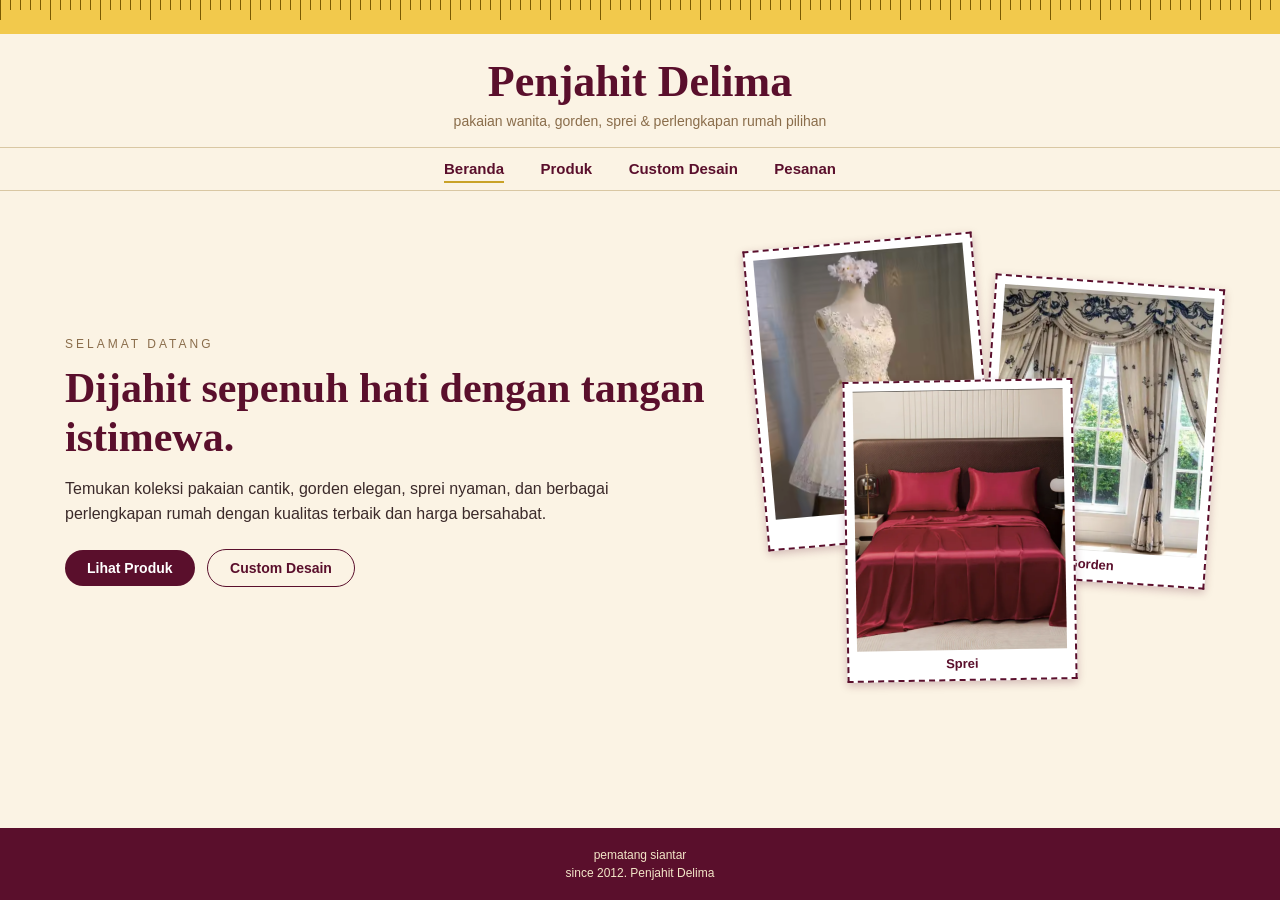
<file: penjahit/index.html>
<!DOCTYPE html>
<html lang="id">
<head>
    <meta charset="UTF-8">
    <meta name="viewport" content="width=device-width, initial-scale=1">
    <title>Beranda - Penjahit Delima </title>
    <link rel="stylesheet" href="style.css">
</head>
<body>
    <header>
        <h1>Penjahit Delima </h1>
        <p>pakaian wanita, gorden, sprei & perlengkapan rumah pilihan</p>
    </header>
    <nav>
        <a href="index.html" class="aktif">Beranda</a>
        <a href="produk.html">Produk</a>
        <a href="custom.html">Custom Desain</a>
        <a href="pesanan.html">Pesanan</a>
    </nav>
    <main>
    <div class="hero">
        <div class="hero-teks">
            <p class="kecil">SELAMAT DATANG</p>
            <h2>Dijahit sepenuh hati dengan tangan istimewa.</h2>
            <p>Temukan koleksi pakaian cantik, gorden elegan, sprei nyaman, dan berbagai perlengkapan rumah dengan kualitas terbaik dan harga bersahabat.</p>
            <a class="btn" href="produk.html">Lihat Produk</a>
            <a class="btn garis" href="custom.html">Custom Desain</a>
        </div>
       <div class="kolase">
    <div class="bingkai b1">
        <img src="dress5.png" alt="Dress">
        <span>Dress</span>
    </div>
    <div class="bingkai b2">
        <img src="gorden4.png" alt="Gorden">
        <span>Gorden</span>
    </div>
    <div class="bingkai b3">
        <img src="sprei2.png" alt="Sprei">
        <span>Sprei</span>
    </div>
</div>
    </div>
</main>
    <footer>
        <p>pematang siantar</p>
        <p>since 2012. Penjahit Delima</p>
    </footer>
</body>
</html>
</file>
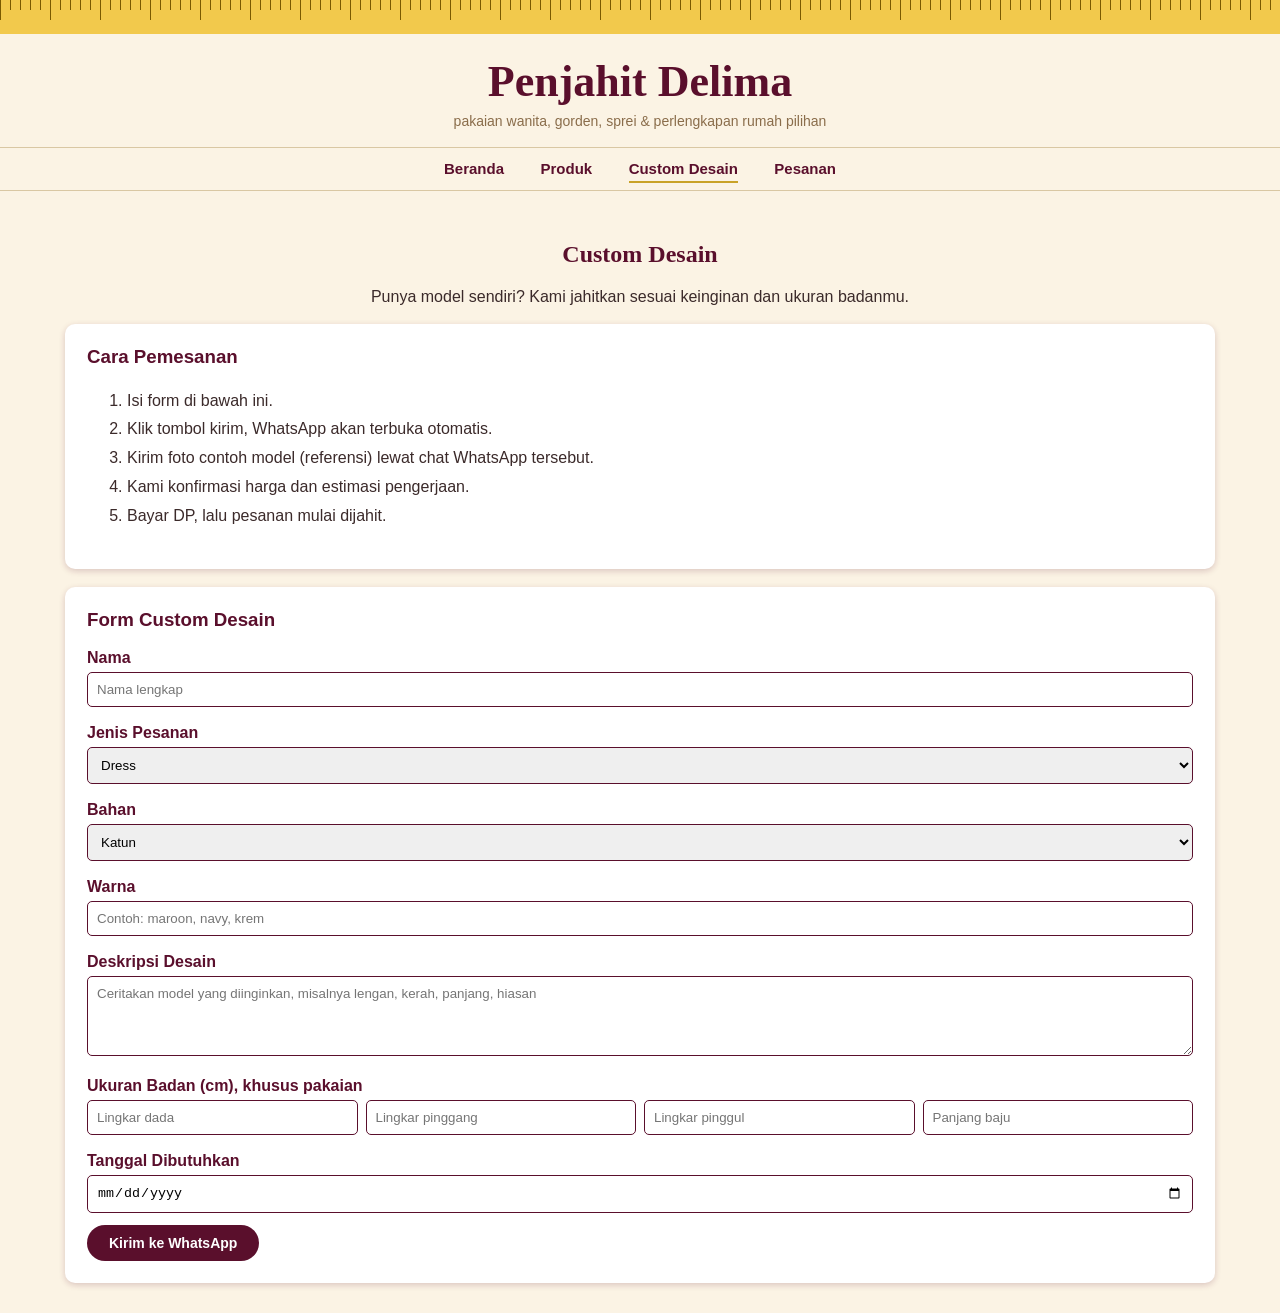
<file: penjahit/custom.html>
<!DOCTYPE html>
<html lang="id">
<head>
    <meta charset="UTF-8">
    <meta name="viewport" content="width=device-width, initial-scale=1">
    <title>Custom Desain - Delima Home &amp; Fashion</title>
    <link rel="stylesheet" href="style.css">
</head>
<body>
    <header>
        <h1>Penjahit Delima</h1>
        <p>pakaian wanita, gorden, sprei &amp; perlengkapan rumah pilihan</p>
    </header>
    <nav>
        <a href="index.html">Beranda</a>
        <a href="produk.html">Produk</a>
        <a href="custom.html" class="aktif">Custom Desain</a>
        <a href="pesanan.html">Pesanan</a>
    </nav>
    <main>
        <h2>Custom Desain</h2>
        <p align="center">Punya model sendiri? Kami jahitkan sesuai keinginan dan ukuran badanmu.</p>

        <div class="box">
            <h3 class="sub-judul">Cara Pemesanan</h3>
            <ol class="langkah">
                <li>Isi form di bawah ini.</li>
                <li>Klik tombol kirim, WhatsApp akan terbuka otomatis.</li>
                <li>Kirim foto contoh model (referensi) lewat chat WhatsApp tersebut.</li>
                <li>Kami konfirmasi harga dan estimasi pengerjaan.</li>
                <li>Bayar DP, lalu pesanan mulai dijahit.</li>
            </ol>
        </div>

        <div class="box">
            <h3 class="sub-judul">Form Custom Desain</h3>

            <label>Nama</label>
            <input type="text" id="nama" placeholder="Nama lengkap">

            <label>Jenis Pesanan</label>
            <select id="jenis">
                <option>Dress</option>
                <option>Kebaya</option>
                <option>Rok</option>
                <option>Gorden</option>
                <option>Sprei</option>
                <option>Sarung Sofa</option>
                <option>Lainnya</option>
            </select>

            <label>Bahan</label>
            <select id="bahan">
                <option>Katun</option>
                <option>Satin</option>
                <option>Brokat</option>
                <option>Renda</option>
                <option>Linen</option>
                <option>Belum tahu, minta saran</option>
            </select>

            <label>Warna</label>
            <input type="text" id="warna" placeholder="Contoh: maroon, navy, krem">

            <label>Deskripsi Desain</label>
            <textarea id="desain" rows="4" placeholder="Ceritakan model yang diinginkan, misalnya lengan, kerah, panjang, hiasan"></textarea>

            <label>Ukuran Badan (cm), khusus pakaian</label>
            <div class="ukuran">
                <input type="number" id="dada" placeholder="Lingkar dada">
                <input type="number" id="pinggang" placeholder="Lingkar pinggang">
                <input type="number" id="pinggul" placeholder="Lingkar pinggul">
                <input type="number" id="panjang" placeholder="Panjang baju">
            </div>

            <label>Tanggal Dibutuhkan</label>
            <input type="date" id="tanggal">

            <button class="btn" onclick="kirimCustom()">Kirim ke WhatsApp</button>
        </div>

        <script>
    function ambil(id) {
        var nilai = document.getElementById(id).value;
        return nilai === "" ? "-" : nilai;
    }

    function tanggalIndo(t) {
        if (t === "-") return "-";
        var bulan = ["Januari","Februari","Maret","April","Mei","Juni","Juli","Agustus","September","Oktober","November","Desember"];
        var p = t.split("-");
        return parseInt(p[2]) + " " + bulan[parseInt(p[1]) - 1] + " " + p[0];
    }

    function kirimCustom() {
        var pesan = "Halo, saya ingin custom desain:\n" +
            "Nama: " + ambil("nama") + "\n" +
            "Jenis: " + ambil("jenis") + "\n" +
            "Bahan: " + ambil("bahan") + "\n" +
            "Warna: " + ambil("warna") + "\n" +
            "Desain: " + ambil("desain") + "\n" +
            "Lingkar dada: " + ambil("dada") + " cm\n" +
            "Lingkar pinggang: " + ambil("pinggang") + " cm\n" +
            "Lingkar pinggul: " + ambil("pinggul") + " cm\n" +
            "Panjang: " + ambil("panjang") + " cm\n" +
            "Dibutuhkan tanggal: " + tanggalIndo(ambil("tanggal"));
        window.open("https://wa.me/6282368750565?text=" + encodeURIComponent(pesan), "_blank");
    }
</script>
    </main>
</body>
</html>
</file>
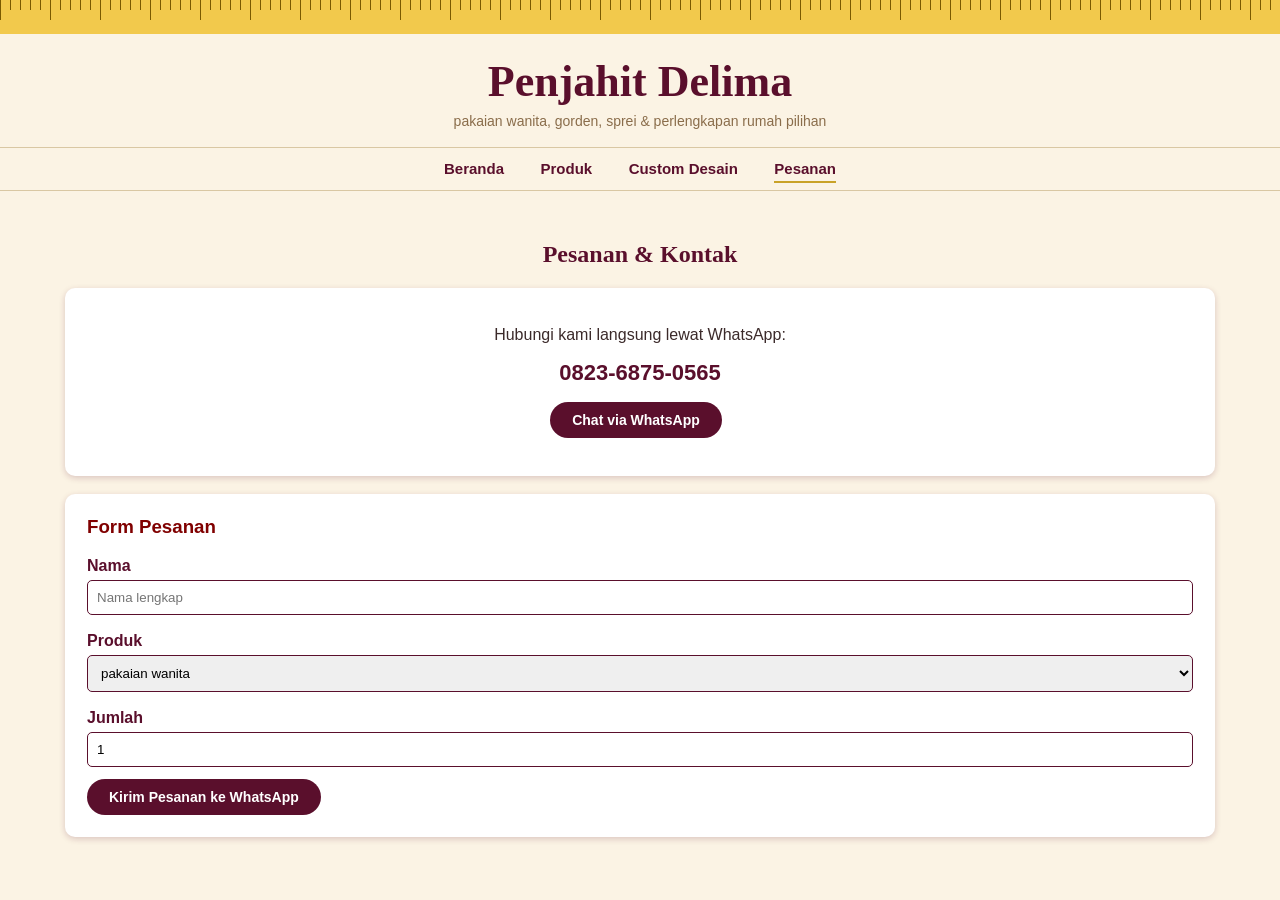
<file: penjahit/pesanan.html>
<!DOCTYPE html>
<html lang="id">
<head>
    <meta charset="UTF-8">
    <meta name="viewport" content="width=device-width, initial-scale=1">
    <title>Pesanan - Penjahit Delima</title>
    <link rel="stylesheet" href="style.css">
</head>
<body>
    <header>
        <h1>Penjahit Delima</h1>
        <p>pakaian wanita, gorden, sprei & perlengkapan rumah pilihan</p>
    </header>
    <nav>
        <a href="index.html">Beranda</a>
        <a href="produk.html">Produk</a>
        <a href="custom.html">Custom Desain</a>
        <a href="pesanan.html" class="aktif">Pesanan</a>
       
    </nav>
    <main>
        <h2>Pesanan & Kontak</h2>
        <div class="box">
            <p align="center">Hubungi kami langsung lewat WhatsApp:</p>
            <p class="telp">0823-6875-0565</p>
            <p align="center"><a class="btn" href="https://wa.me/6282368750565" target="_blank">Chat via WhatsApp</a></p>
        </div>
        <div class="box">
            <h3 style="color:#800000;margin-top:0">Form Pesanan</h3>
            <label>Nama</label>
            <input type="text" id="nama" placeholder="Nama lengkap">
            <label>Produk</label>
            <select id="produk">
                <option>pakaian wanita</option>
                <option>Gorden</option>
                <option>Sprei</option>
                <option>bantal</option>
                <option>Sarung Bantal</option>
            </select>
            <label>Jumlah</label>
            <input type="number" id="jumlah" value="1" min="1">
            <button class="btn" onclick="kirimWA()">Kirim Pesanan ke WhatsApp</button>
        </div>
        <script>
            function kirimWA() {
                var pesan = "Halo, saya ingin memesan:%0ANama: " + document.getElementById("nama").value +
                    "%0AProduk: " + document.getElementById("produk").value +
                    "%0AJumlah: " + document.getElementById("jumlah").value;
                window.open("https://wa.me/6282368750565?text=" + pesan, "_blank");
            }
        </script>
    </main>
</body>
</html>
</file>
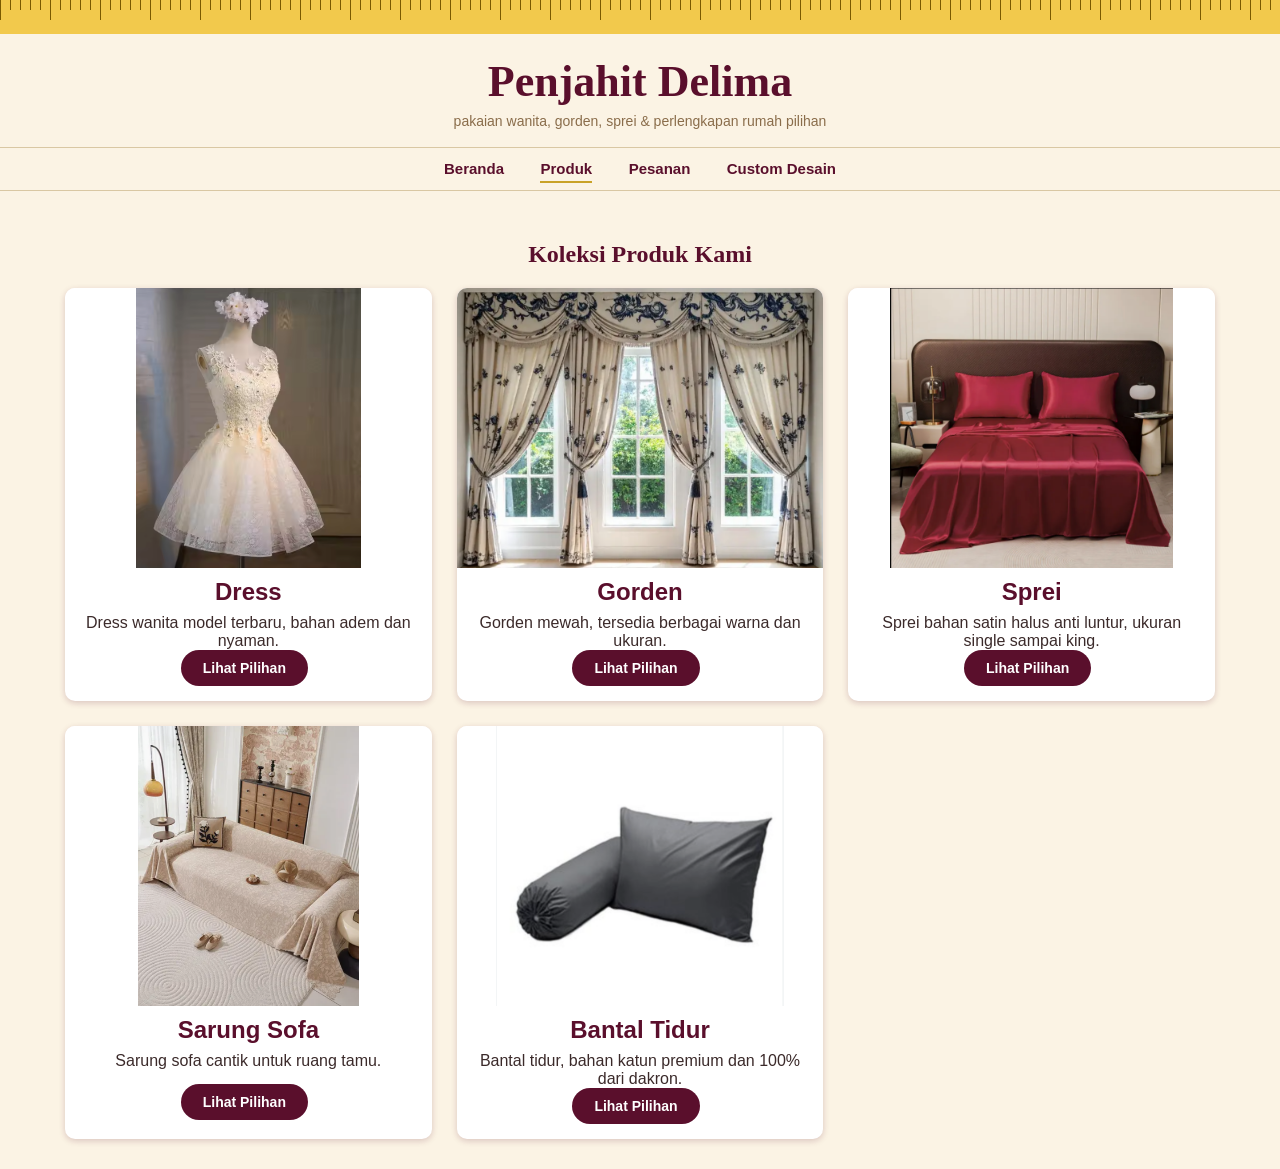
<file: penjahit/produk.html>
<!DOCTYPE html>
<html lang="id">
<head>
    <meta charset="UTF-8">
    <meta name="viewport" content="width=device-width, initial-scale=1">
    <title>Produk - Penjahit Delima </title>
    <link rel="stylesheet" href="style.css">
</head>
<body>
    <header>
        <h1>Penjahit Delima</h1>
        <p>pakaian wanita, gorden, sprei & perlengkapan rumah pilihan</p>
    </header>
    <nav>
        <a href="index.html">Beranda</a>
        <a href="produk.html" class="aktif">Produk</a>
        <a href="pesanan.html">Pesanan</a>
        <a href="custom.html">Custom Desain</a>
    </nav>
    <main>
        <h2 id="atas">Koleksi Produk Kami</h2>

        <div class="grid">
            <div class="card">
                <div class="foto">pakaian wanita<img src="dress5.png" alt="Pakaian wanita" onerror="this.style.display='none'"></div>
                <h3>Dress</h3>
                <small>Dress wanita model terbaru, bahan adem dan nyaman.</small>
                <a class="btn" href="#dress">Lihat Pilihan</a>
            </div>
            <div class="card">
                <div class="foto">Gorden<img src="gorden4.png" alt="Gorden" onerror="this.style.display='none'"></div>
                <h3>Gorden</h3>
                <small>Gorden mewah, tersedia berbagai warna dan ukuran.</small>
                <a class="btn" href="#gorden">Lihat Pilihan</a>
            </div>
            <div class="card">
                <div class="foto">Sprei<img src="sprei2.png" alt="Sprei" onerror="this.style.display='none'"></div>
                <h3>Sprei</h3>
                <small>Sprei bahan satin halus anti luntur, ukuran single sampai king.</small>
                <a class="btn" href="#sprei">Lihat Pilihan</a>
            </div>
            <div class="card">
                <div class="foto">Sarung Sofa<img src="sarung sofa3.png" alt="Sarung Sofa" onerror="this.style.display='none'"></div>
                <h3>Sarung Sofa</h3>
                <small>Sarung sofa cantik untuk ruang tamu.</small>
                <a class="btn" href="#sofa">Lihat Pilihan</a>
            </div>
            <div class="card">
                <div class="foto">Bantal Tidur<img src="bantal2.png" alt="Bantal Tidur" onerror="this.style.display='none'"></div>
                <h3>Bantal Tidur</h3>
                <small>Bantal tidur, bahan katun premium dan 100% dari dakron.</small>
                <a class="btn" href="#bantal">Lihat Pilihan</a>
            </div>
        </div>

        <div class="sub" id="dress">
            <h2 class="judul">Pilihan Dress</h2>
            <div class="grid">
                <div class="card">
                    <div class="foto">Dress Pesta<img src="dress6.png" alt="Dress Pesta" onerror="this.style.display='none'"></div>
                    <h3>Dress Pesta</h3>
                    <small>Dress cantik untuk acara pesta .</small>
                    <a class="btn" href="pesanan.html">Pesan</a>
                </div>
                <div class="card">
                    <div class="foto">Kebaya<img src="kebaya2.jpeg" alt="Kebaya" onerror="this.style.display='none'"></div>
                    <h3>Kebaya</h3>
                    <small>Kebaya modern bahan brokat .</small>
                    <a class="btn" href="pesanan.html">Pesan</a>
                </div>
                <div class="card">
                    <div class="foto">Rok<img src="rok mini.png" alt="Rok" onerror="this.style.display='none'"></div>
                    <h3>Rok</h3>
                    <small>Rok cantik dan lembut.</small>
                    <a class="btn" href="pesanan.html">Pesan</a>
                </div>
            </div>
            <p align="center"><a class="btn" href="#atas">Kembali ke Kategori</a></p>
        </div>

        <div class="sub" id="gorden">
            <h2 class="judul">Pilihan Gorden</h2>
            <div class="grid">
                <div class="card">
                    <div class="foto">Gorden Smokering<img src="gorden.jpeg" alt="Gorden Smokering" onerror="this.style.display='none'"></div>
                    <h3>Gorden Smokering</h3>
                    <small>Gorden dengan lipatan rapi dan simple.</small>
                    <a class="btn" href="pesanan.html">Pesan</a>
                </div>
                <div class="card">
                    <div class="foto">Gorden Blackout<img src="gorden2.png" alt="Gorden Blackout" onerror="this.style.display='none'"></div>
                    <h3>Gorden Blackout</h3>
                    <small>Bahan tebal dan mebuat rumah menjadi mewah.</small>
                    <a class="btn" href="pesanan.html">Pesan</a>
                </div>
                <div class="card">
                    <div class="foto">Vitrase<img src="gorden3.png" alt="Vitrase" onerror="this.style.display='none'"></div>
                    <h3>Vitrase</h3>
                    <small>Gorden minimalis, ruangan tetap terang.</small>
                    <a class="btn" href="pesanan.html">Pesan</a>
                </div>
            </div>
            <p align="center"><a class="btn" href="#atas">Kembali ke Kategori</a></p>
        </div>

        <div class="sub" id="sprei">
            <h2 class="judul">Pilihan Sprei</h2>
            <div class="grid">
                <div class="card">
                    <div class="foto">Sprei Single<img src="spreisingle.png" alt="Sprei Single" onerror="this.style.display='none'"></div>
                    <h3>Sprei Single</h3>
                    <small>Ukuran 100 x 200 cm untuk satu orang.</small>
                    <a class="btn" href="pesanan.html">Pesan</a>
                </div>
                <div class="card">
                    <div class="foto">Sprei Queen<img src="sprei queen.png" alt="Sprei Queen" onerror="this.style.display='none'"></div>
                    <h3>Sprei Queen</h3>
                    <small>Ukuran 160 x 200 cm untuk dua orang.</small>
                    <a class="btn" href="pesanan.html">Pesan</a>
                </div>
                <div class="card">
                    <div class="foto">Sprei King<img src="sprei.png" alt="Sprei King" onerror="this.style.display='none'"></div>
                    <h3>Sprei King</h3>
                    <small>Ukuran 180 x 200 cm, lebih luas dan lega.</small>
                    <a class="btn" href="pesanan.html">Pesan</a>
                </div>
            </div>
            <p align="center"><a class="btn" href="#atas">Kembali ke Kategori</a></p>
        </div>

        <div class="sub" id="sofa">
            <h2 class="judul">Pilihan Sarung Sofa</h2>
            <div class="grid">
                <div class="card">
                    <div class="foto">Sofa 1 Dudukan<img src="sofa1.png" alt="Sofa 1 Dudukan" onerror="this.style.display='none'"></div>
                    <h3>Sofa 1 Dudukan</h3>
                    <small>Sarung untuk sofa satu orang.</small>
                    <a class="btn" href="pesanan.html">Pesan</a>
                </div>
                <div class="card">
                    <div class="foto">Sofa 2 Dudukan<img src="sarung sofa2.png" alt="Sofa 2 Dudukan" onerror="this.style.display='none'"></div>
                    <h3>Sofa 2 Dudukan</h3>
                    <small>Sarung untuk sofa dua orang.</small>
                    <a class="btn" href="pesanan.html">Pesan</a>
                </div>
                <div class="card">
                    <div class="foto">sarung bantal sofa <img src="sarung bantal sofa rajut.png" alt="sarung banatl sofa" onerror="this.style.display='none'"></div>
                    <h3>Sarung bantal sofa </h3>
                    <small>sarung bantal rajut ukuran 35cm.</small>
                    <a class="btn" href="pesanan.html">Pesan</a>
                </div>
            </div>
            <p align="center"><a class="btn" href="#atas">Kembali ke Kategori</a></p>
        </div>

        <div class="sub" id="bantal">
            <h2 class="judul">Pilihan Bantal</h2>
            <div class="grid">
                <div class="card">
                    <div class="foto">Bantal Dakron<img src="sarung bantal.png" alt="Bantal Dakron" onerror="this.style.display='none'"></div>
                    <h3>Bantal Dakron</h3>
                    <small>Empuk dan tidak mudah kempes.</small>
                    <a class="btn" href="pesanan.html">Pesan</a>
                </div>
                <div class="card">
                    <div class="foto">Guling<img src="bantal duduk.png" alt="Guling" onerror="this.style.display='none'"></div>
                    <h3>Bantal duduk</h3>
                    <small>Bantal duduk busa agar duduk nyaman .</small>
                    <a class="btn" href="pesanan.html">Pesan</a>
                </div>
                <div class="card">
                    <div class="foto">Sarung Bantal<img src="bantal bayi2.png" alt="Sarung Bantal" onerror="this.style.display='none'"></div>
                    <h3>Bantal bayi</h3>
                    <small>Sarung bantal dan guling bahan katun.</small>
                    <a class="btn" href="pesanan.html">Pesan</a>
                </div>
                <div class="card">
                    <div class="foto">Sarung Bantal<img src="sarung bantal guling.jpg" alt="Sarung Bantal" onerror="this.style.display='none'"></div>
                    <h3>Bantal guling</h3>
                    <small>Bantal guling 100% dakron bahan katun.</small>
                    <a class="btn" href="pesanan.html">Pesan</a>
                </div>
                <div class="card">
                    <div class="foto">Sarung Bantal<img src="bantal sofa.png" alt="Sarung Bantal" onerror="this.style.display='none'"></div>
                    <h3>bantal sofa</h3>
                    <small>Bantal sofa bahan katun.</small>
                    <a class="btn" href="pesanan.html">Pesan</a>
                </div>
            </div>
            <p align="center"><a class="btn" href="#atas">Kembali ke Kategori</a></p>
        </div>
    </main>
</body>
</html>
</file>
<file: penjahit/style.css>
* { box-sizing: border-box; }
body { margin: 0; font-family: Arial, sans-serif; background: #fbf3e4; color: #3b2a2a; min-height: 100vh; display: flex; flex-direction: column; }

/* Header dengan meteran kuning */
header { text-align: center; padding: 0 20px 18px; }
header::before { content: ""; display: block; height: 34px; margin: 0 -20px 22px; background: linear-gradient(to right, #7a5a00 1.5px, transparent 1.5px) 0 0 / 50px 20px repeat-x, linear-gradient(to right, #7a5a00 1px, transparent 1px) 0 0 / 10px 10px repeat-x, #f2c94c; }
header h1 { margin: 0; font-family: Georgia, serif; font-size: 44px; color: #5a0f2c; }
header p { margin: 6px 0 0; font-size: 14px; color: #8a6d4b; }

/* Menu */
nav { text-align: center; padding: 12px 0; border-top: 1px solid #d9c7a3; border-bottom: 1px solid #d9c7a3; }
nav a { color: #5a0f2c; text-decoration: none; margin: 0 16px; font-size: 15px; font-weight: bold; padding-bottom: 4px; }
nav a:hover, nav a.aktif { border-bottom: 2px solid #c9a227; }

main { flex: 1; width: 100%; max-width: 1200px; margin: 0 auto; padding: 30px 25px; }
h2 { text-align: center; color: #5a0f2c; font-family: Georgia, serif; }

/* Hero beranda */
.hero { display: flex; align-items: center; gap: 50px; padding: 20px 0; }
.hero-teks { flex: 1; }
.hero p { line-height: 1.6; margin: 0 0 22px; }
.hero .kecil { letter-spacing: 3px; font-size: 12px; color: #8a6d4b; margin: 0 0 10px; }
.hero h2 { text-align: left; font-size: 42px; margin: 0 0 15px; line-height: 1.15; }
.kolase { flex: 1; position: relative; height: 440px; max-width: 460px; }
.kolase .bingkai { position: absolute; width: 230px; background: #fff; border: 2px dashed #5a0f2c; padding: 8px; box-shadow: 0 3px 8px rgba(90,15,44,.25); }
.kolase img { display: block; width: 100%; height: 260px; object-fit: cover; }
.kolase span { display: block; text-align: center; font-size: 13px; font-weight: bold; color: #5a0f2c; padding-top: 6px; }
.b1 { top: 0; left: 0; transform: rotate(-5deg); }
.b2 { top: 40px; right: 0; transform: rotate(4deg); }
.b3 { bottom: 0; left: 90px; transform: rotate(-1deg); z-index: 2; }
/* Tombol */
.btn { display: inline-block; background: #5a0f2c; color: #ffffff; padding: 10px 22px; border-radius: 25px; text-decoration: none; font-weight: bold; border: none; cursor: pointer; font-size: 14px; margin-right: 8px; }
.btn:hover { background: #7a1f45; }
.btn.garis { background: transparent; color: #5a0f2c; border: 1.5px solid #5a0f2c; }
.btn.garis:hover { background: #5a0f2c; color: #ffffff; }

/* Kartu produk */
.grid { display: grid; grid-template-columns: repeat(auto-fit, minmax(320px, 1fr)); gap: 25px; margin-top: 20px; }
.card { background: #fff; border-radius: 10px; overflow: hidden; text-align: center; box-shadow: 0 2px 6px rgba(90,15,44,.2); padding-bottom: 15px; }
.foto { position: relative; height: 280px; background: #fff; color: #5a0f2c; font-weight: bold; font-size: 22px; line-height: 300px; margin-bottom: 10px; }
.foto img { position: absolute; top: 0; left: 0; width: 100%; height: 100%; object-fit: contain; }
.card h3 { margin: 8px 0; color: #5a0f2c; font-size: 24px; }
.card small { display: block; padding: 0 12px; min-height: 32px; font-size: 16px; }
.harga { color: #800000; font-weight: bold; margin: 10px 0; }

/* Form dan kotak */
.box { background: #fff; border-radius: 10px; padding: 22px; margin-top: 18px; box-shadow: 0 2px 6px rgba(90,15,44,.2); }
.box label { display: block; font-weight: bold; color: #5a0f2c; margin-top: 5px; }
.box input, .box select { width: 100%; padding: 9px; margin: 5px 0 12px; border: 1px solid #5a0f2c; border-radius: 5px; }
.box textarea { width: 100%; padding: 9px; margin: 5px 0 12px; border: 1px solid #5a0f2c; border-radius: 5px; font-family: Arial; }
.telp { text-align: center; font-size: 22px; font-weight: bold; color: #5a0f2c; margin: 10px 0; }
.sub-judul { color: #5a0f2c; margin-top: 0; }
.langkah { line-height: 1.8; }
.ukuran { display: grid; grid-template-columns: repeat(4, 1fr); gap: 8px; }

/* Sub-produk */
.sub { display: none; margin-top: 30px; }
.sub:target { display: block; }
.judul { text-align: left; border-left: 6px solid #f2c94c; padding-left: 10px; }

footer { background: #5a0f2c; color: #f3e6c8; text-align: center; padding: 16px 10px; font-size: 12px; }
footer p { margin: 4px 0; }

@media (max-width: 700px) {
    .hero { flex-direction: column; }
    .kolase { max-width: 100%; width: 100%; }
    .kolase .bingkai { width: 46%; }
    .kolase img { height: 150px; }
}
</file>
